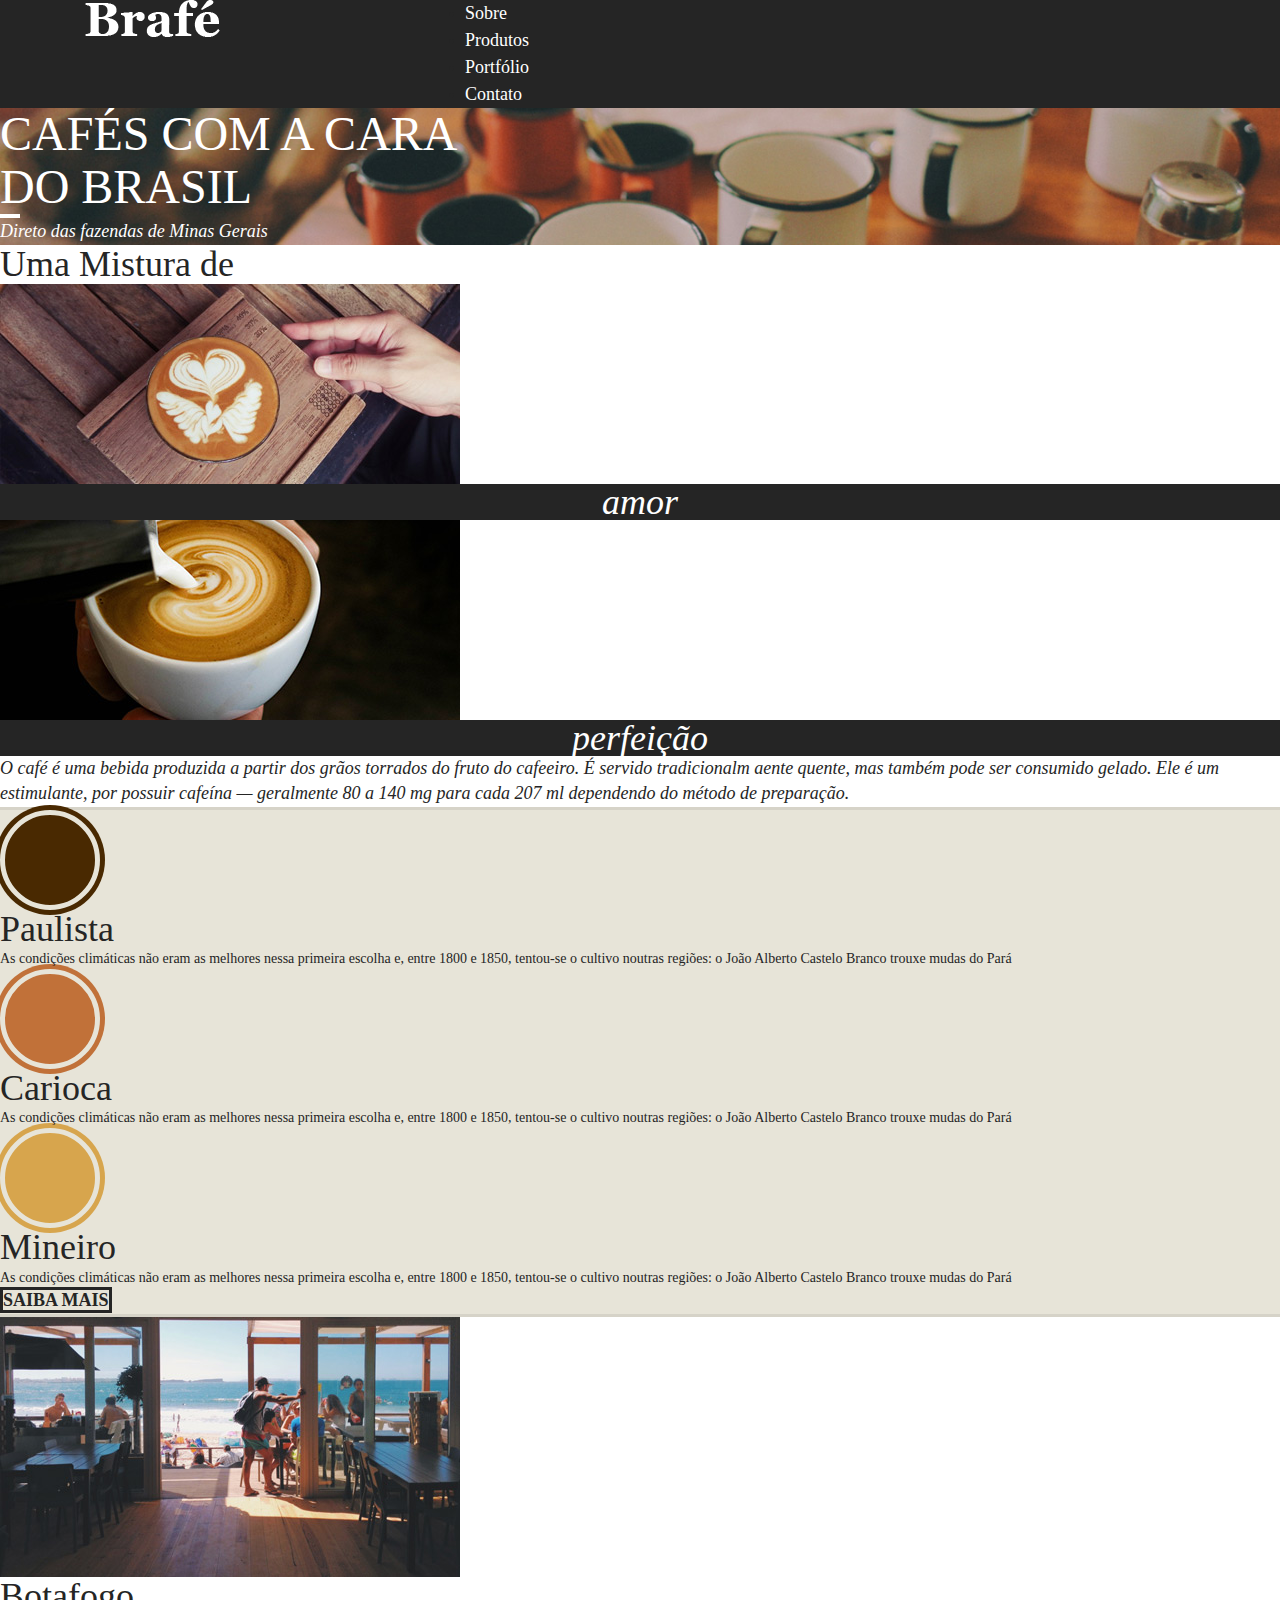
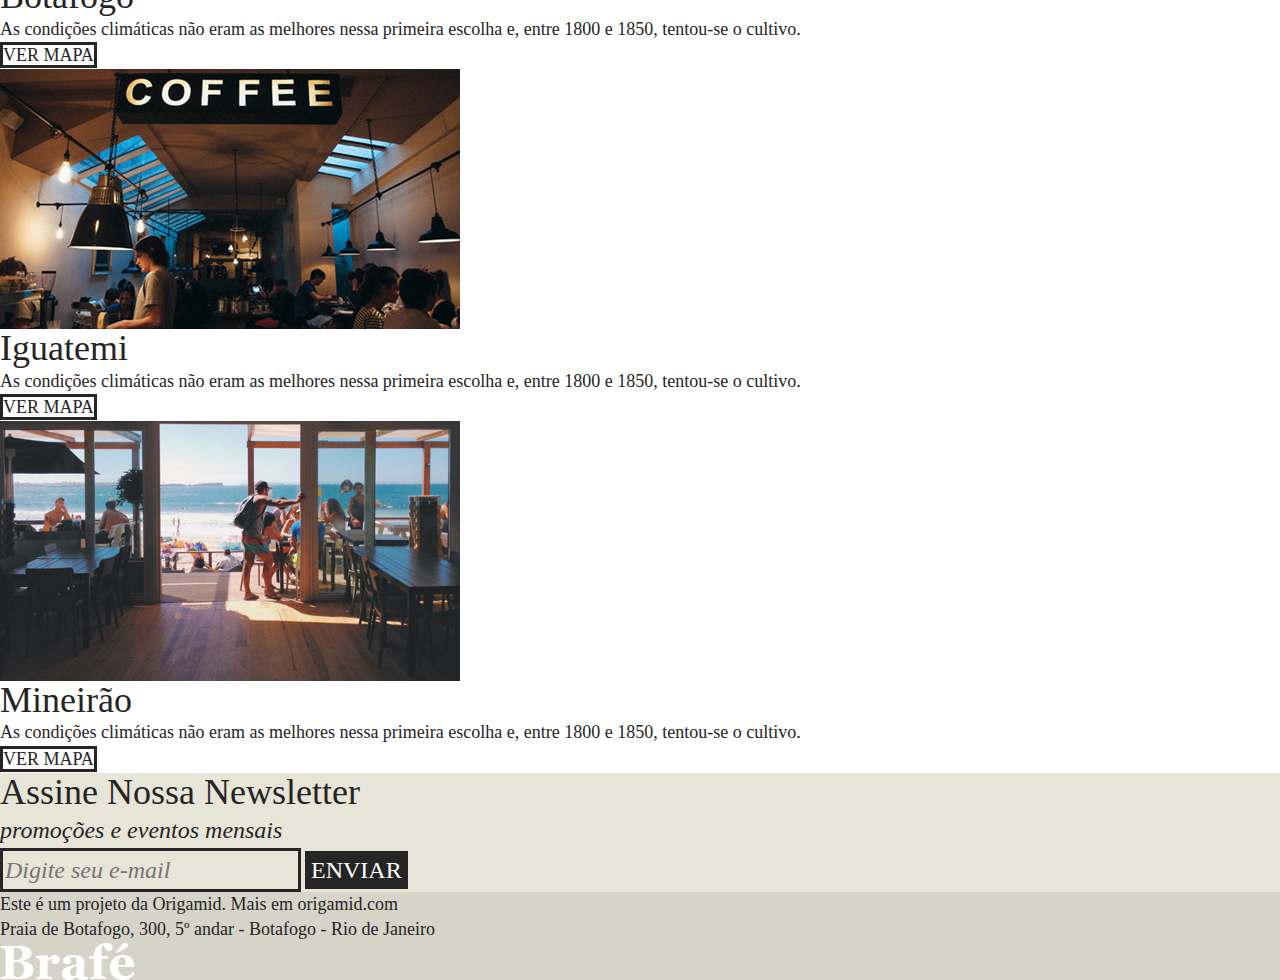
<file: bootstrap/index.html>
<!DOCTYPE html>
<html>

<head>
	<title>Brafé 1</title>
	<meta charset="utf-8">
	<meta name="viewport" content="width=device-width, initial-scale=1, shrink-to-fit=no">
	<link rel="stylesheet" type="text/css" href="css/bootstrap.min.css">
	<link rel="stylesheet" type="text/css" href="css/style.css">
</head>

<body>

	<header class="menu">
		<div class="container">
			<div class="row">
				<a class="menu-logo col-md-4" href="#">
					<img src="img/brafe.png" alt="Brafé">
				</a>
				<nav class="menu-nav col-md-8">
					<ul>
						<li>
							<a href="#">Sobre</a>
						</li>
						<li>
							<a href="#">Produtos</a>
						</li>
						<li>
							<a href="#">Portfólio</a>
						</li>
						<li>
							<a href="#">Contato</a>
						</li>
					</ul>
				</nav>
			</div>
		</div>
	</header>

	<main class="intro">
		<h1>Cafés com a cara
			<br>do Brasil</h1>
		<p>Direto das fazendas de Minas Gerais</p>
	</main>

	<section class="sobre">
		<h2>Uma Mistura de</h2>
		<div>
			<div class="sobre-item">
				<img src="img/cafe-1.jpg">
				<h3>amor</h3>
			</div>
			<div class="sobre-item">
				<img src="img/cafe-2.jpg">
				<h3>perfeição</h3>
			</div>
		</div>
		<p>O café é uma bebida produzida a partir dos grãos torrados do fruto do cafeeiro. É servido tradicionalm aente quente, mas
			também pode ser consumido gelado. Ele é um estimulante, por possuir cafeína — geralmente 80 a 140 mg para cada 207 ml
			dependendo do método de preparação.</p>
	</section>

	<section class="produtos">
		<div>
			<div class="produtos-item">
				<h2 class="produtos-paulista">Paulista</h2>
				<p>As condições climáticas não eram as melhores nessa primeira escolha e, entre 1800 e 1850, tentou-se o cultivo noutras
					regiões: o João Alberto Castelo Branco trouxe mudas do Pará</p>
			</div>
			<div class="produtos-item">
				<h2 class="produtos-carioca">Carioca</h2>
				<p>As condições climáticas não eram as melhores nessa primeira escolha e, entre 1800 e 1850, tentou-se o cultivo noutras
					regiões: o João Alberto Castelo Branco trouxe mudas do Pará</p>
			</div>
			<div class="produtos-item">
				<h2 class="produtos-mineiro">Mineiro</h2>
				<p>As condições climáticas não eram as melhores nessa primeira escolha e, entre 1800 e 1850, tentou-se o cultivo noutras
					regiões: o João Alberto Castelo Branco trouxe mudas do Pará</p>
			</div>
		</div>
		<a class="produtos-btn" href="#">Saiba Mais</a>
	</section>

	<section class="locais">
		<div class="locais-item">
			<img src="img/botafogo.jpg" alt="Brafé unidade Botafogo">
			<div>
				<h2>Botafogo</h2>
				<p>As condições climáticas não eram as melhores nessa primeira escolha e, entre 1800 e 1850, tentou-se o cultivo.</p>
				<a href="#">Ver Mapa</a>
			</div>
		</div>

		<div class="locais-item">
			<img src="img/iguatemi.jpg" alt="Brafé unidade Iguatemi">
			<div>
				<h2>Iguatemi</h2>
				<p>As condições climáticas não eram as melhores nessa primeira escolha e, entre 1800 e 1850, tentou-se o cultivo.</p>
				<a href="#">Ver Mapa</a>
			</div>
		</div>

		<div class="locais-item">
			<img src="img/botafogo.jpg" alt="Brafé unidade Mineirão">
			<div>
				<h2>Mineirão</h2>
				<p>As condições climáticas não eram as melhores nessa primeira escolha e, entre 1800 e 1850, tentou-se o cultivo.</p>
				<a href="#">Ver Mapa</a>
			</div>
		</div>

	</section>

	<section class="assine">
		<div>
			<div class="assine-info">
				<h2>Assine Nossa Newsletter</h2>
				<p>promoções e eventos mensais</p>
			</div>
			<form>
				<label>E-mail</label>
				<input type="text" placeholder="Digite seu e-mail">
				<button type="submit">Enviar</button>
			</form>
		</div>
	</section>

	<footer class="footer">
		<div>
			<p>Este é um projeto da Origamid. Mais em origamid.com
				<br>Praia de Botafogo, 300, 5º andar - Botafogo - Rio de Janeiro</p>
			<img src="img/brafe.png" alt="Brafé">
		</div>
	</footer>

</body>

</html>
</file>
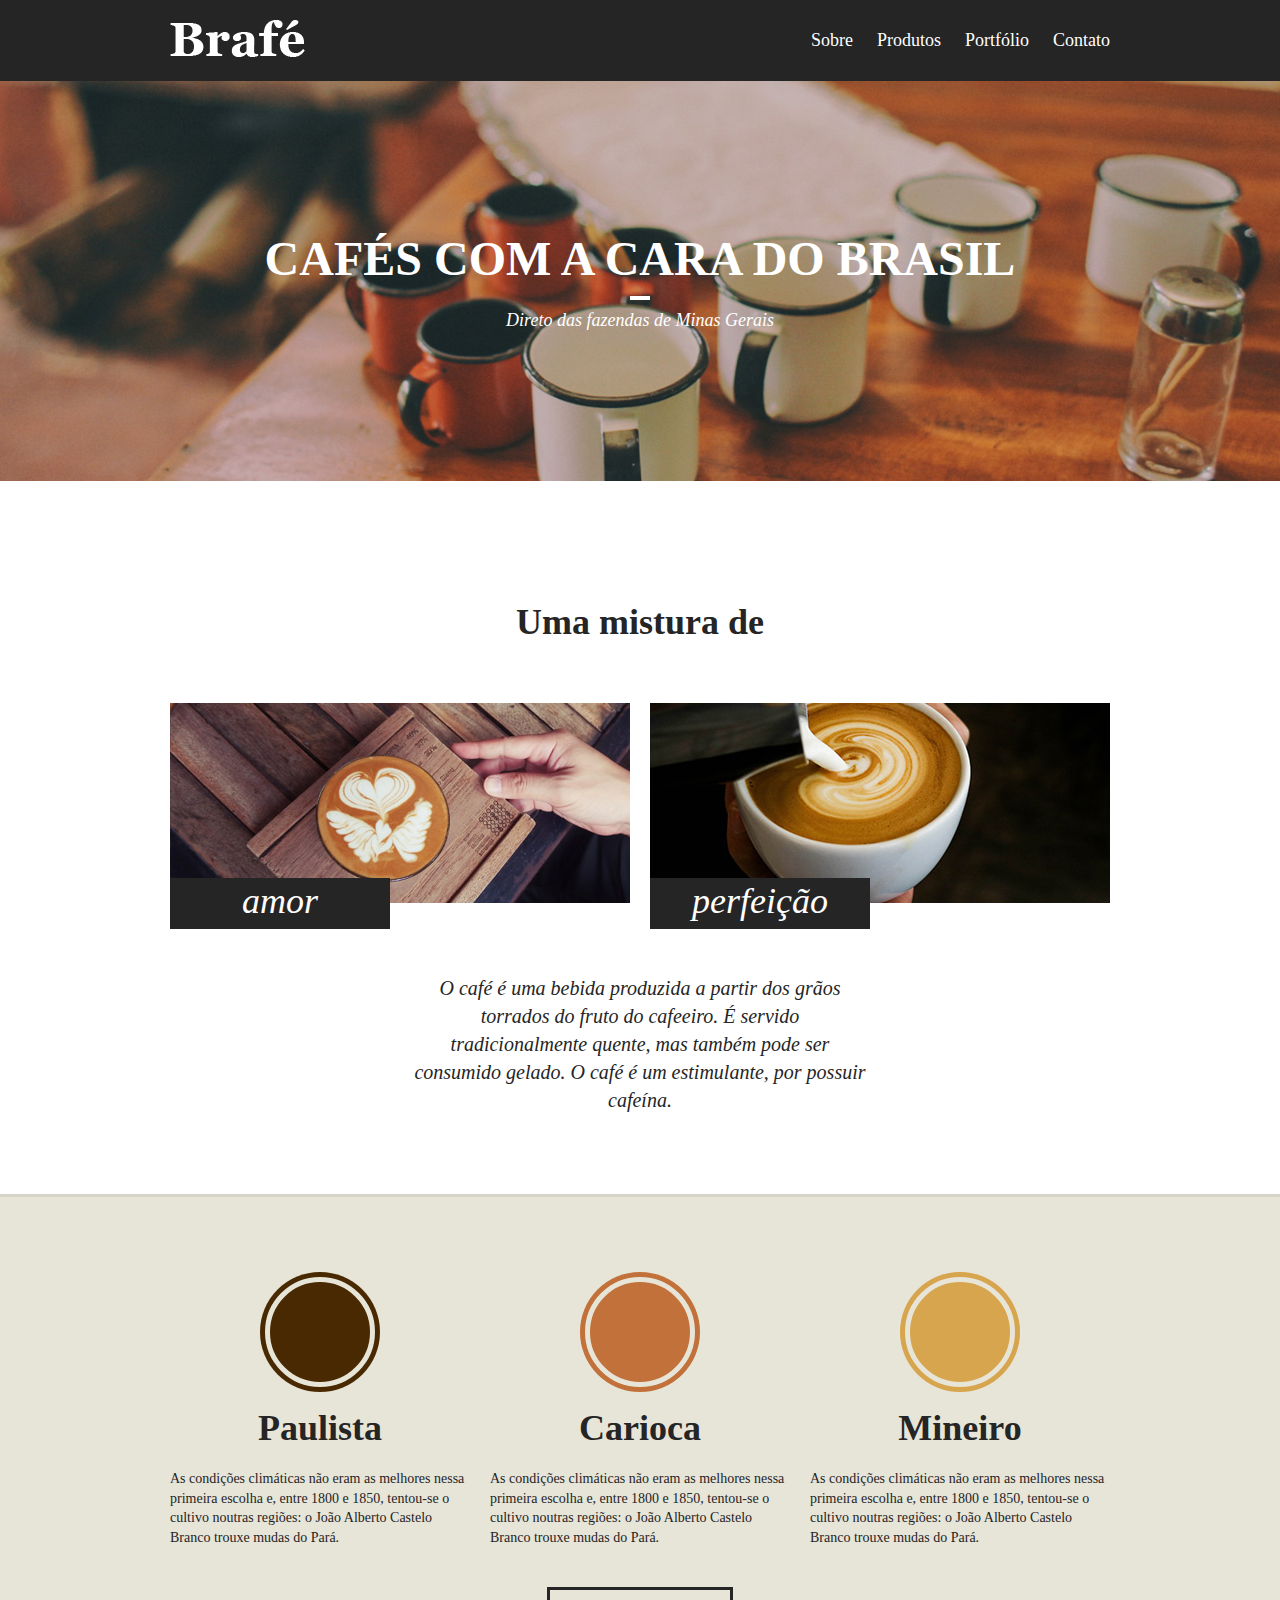
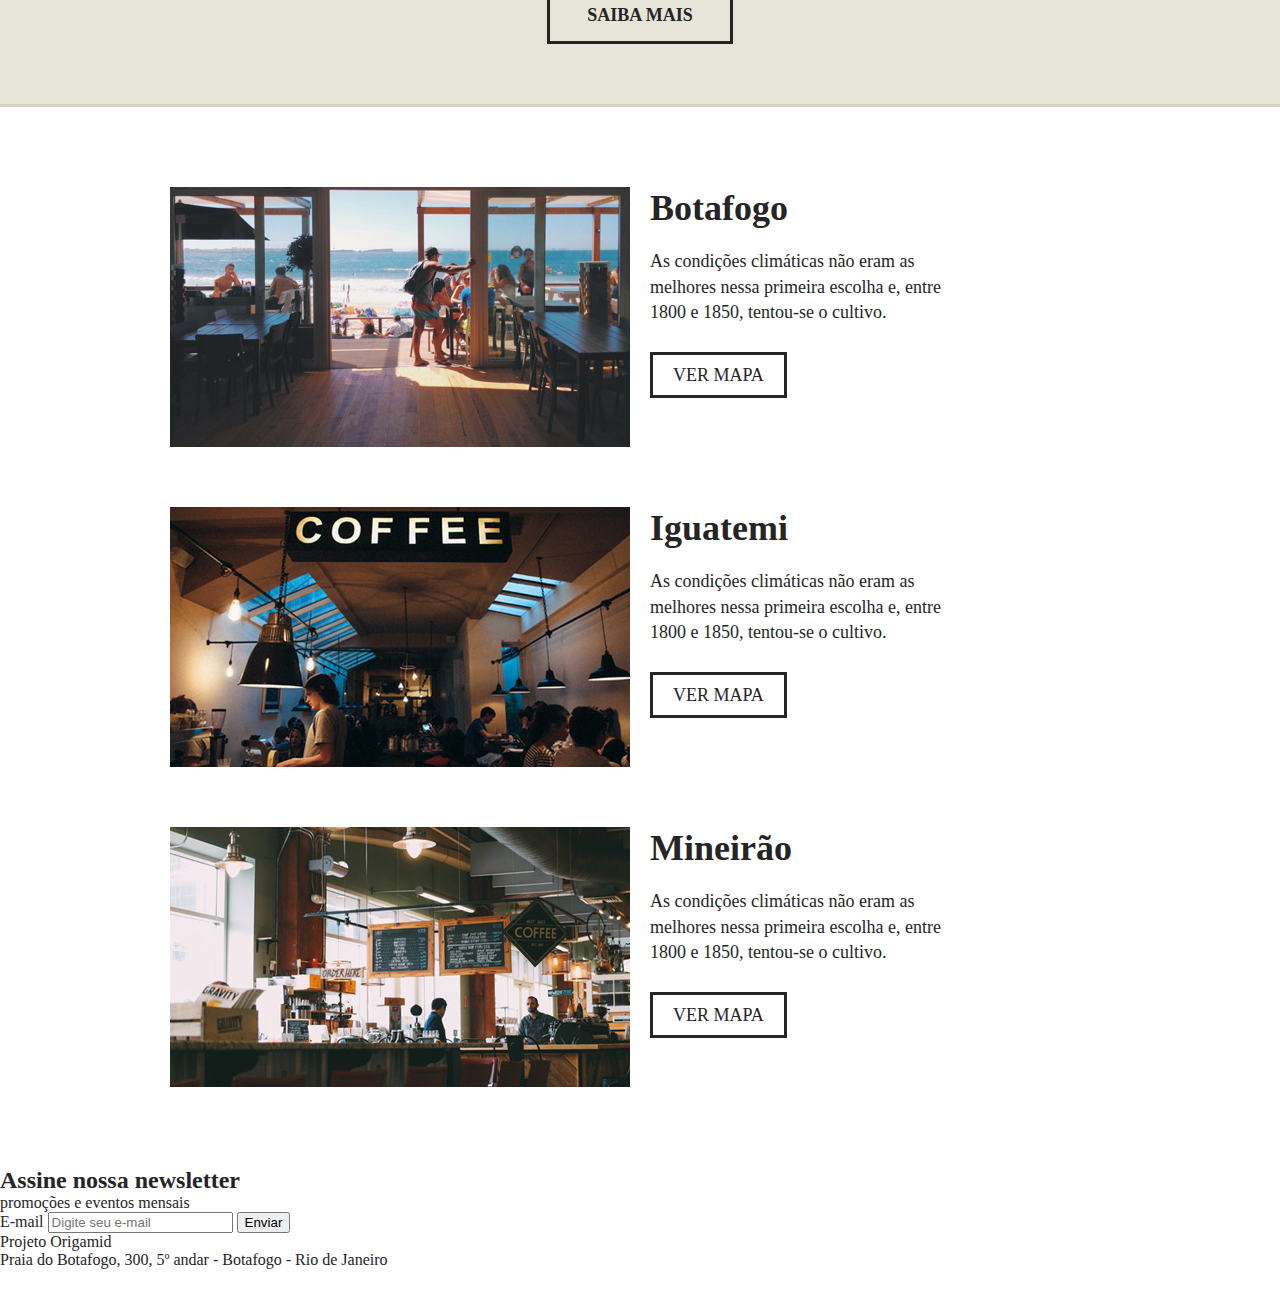
<file: css-puro/index.html>
<!DOCTYPE html>
<html lang="pt-br">

<head>
    <meta charset="UTF-8">
    <meta name="viewport" content="width=device-width, initial-scale=1.0">
    <meta http-equiv="X-UA-Compatible" content="ie=edge">
    <link rel="stylesheet" href="css/reset.css">
    <link rel="stylesheet" href="css/style.css">
    <title>Brafé</title>
</head>

<body>
    <header class="c-menu">
        <div class="c-container">
            <a href="" class="c-menu__logo">
                <img src="img/brafe.png" alt="Brafé logo">
            </a>
            <nav class="c-menu__nav">
                <ul>
                    <li class="c-menu__item">
                        <a href="#" class="c-menu__link">Sobre</a>
                    </li>
                    <li class="c-menu__item">
                        <a href="#" class="c-menu__link">Produtos</a>
                    </li>
                    <li class="c-menu__item">
                        <a href="#" class="c-menu__link">Portfólio</a>
                    </li>
                    <li class="c-menu__item">
                        <a href="#" class="c-menu__link">Contato</a>
                    </li>
                </ul>
            </nav>
        </div>
    </header>

    <main class="c-intro">
        <h2 class="c-intro__title">Cafés com a cara do Brasil</h2>
        <p class="c-intro__subtitle">Direto das fazendas de Minas Gerais</p>
    </main>

    <section class="c-about">
        <h2 class="c-about__title">Uma mistura de</h2>
        <div class="c-container">
            <div class="c-about__item">
                <img src="img/cafe-1.jpg" alt="">
                <h3>amor</h3>
            </div>
            <div class="c-about__item">
                <img src="img/cafe-2.jpg" alt="">
                <h3>perfeição</h3>
            </div>
        </div>
        <p>O café é uma bebida produzida a partir dos grãos torrados do fruto do cafeeiro. É servido tradicionalmente quente,
            mas também pode ser consumido gelado. O café é um estimulante, por possuir cafeína.</p>
    </section>

    <section class="c-products">
        <div class="c-container">
            <div class="c-products__item">
                <h2 class="c-products__paulista">Paulista</h2>
                <p>As condições climáticas não eram as melhores nessa primeira escolha e, entre 1800 e 1850, tentou-se o cultivo
                    noutras regiões: o João Alberto Castelo Branco trouxe mudas do Pará.</p>
            </div>
            <div class="c-products__item">
                <h2 class="c-products__carioca">Carioca</h2>
                <p>As condições climáticas não eram as melhores nessa primeira escolha e, entre 1800 e 1850, tentou-se o cultivo
                    noutras regiões: o João Alberto Castelo Branco trouxe mudas do Pará.</p>
            </div>
            <div class="c-products__item">
                <h2 class="c-products__mineiro">Mineiro</h2>
                <p>As condições climáticas não eram as melhores nessa primeira escolha e, entre 1800 e 1850, tentou-se o cultivo
                    noutras regiões: o João Alberto Castelo Branco trouxe mudas do Pará.</p>
            </div>
        </div>
        <a href="#" class="c-products__btn">Saiba Mais</a>
    </section>

    <section class="c-local">
        <div class="c-local__item">
            <img src="img/botafogo.jpg" alt="Brafé Unidade Botafogo">
            <div>
                <h2>Botafogo</h2>
                <p>As condições climáticas não eram as melhores nessa primeira escolha e, entre 1800 e 1850, tentou-se o cultivo.</p>
                <a href="">Ver Mapa</a>
            </div>
        </div>

        <div class="c-local__item">
            <img src="img/iguatemi.jpg" alt="Brafé Unidade Iguatemi">
            <div>
                <h2>Iguatemi</h2>
                <p>As condições climáticas não eram as melhores nessa primeira escolha e, entre 1800 e 1850, tentou-se o cultivo.</p>
                <a href="">Ver Mapa</a>
            </div>
        </div>

        <div class="c-local__item">
            <img src="img/mineirao.jpg" alt="Brafé Unidade Mineirão">
            <div>
                <h2>Mineirão</h2>
                <p>As condições climáticas não eram as melhores nessa primeira escolha e, entre 1800 e 1850, tentou-se o cultivo.</p>
                <a href="">Ver Mapa</a>
            </div>
        </div>
    </section>

    <section>
        <div>
            <div>
                <h2>Assine nossa newsletter</h2>
                <p>promoções e eventos mensais</p>
            </div>
            <form>
                <label>E-mail</label>
                <input type="text" placeholder="Digite seu e-mail">
                <button type="submit">Enviar</button>
            </form>
        </div>
    </section>

    <footer>
        <div>
            <p>Projeto Origamid</p>
            <p>Praia do Botafogo, 300, 5º andar - Botafogo - Rio de Janeiro</p>
            <img src="img/brafe.png" alt="Brafé">
        </div>
    </footer>
</body>

</html>
</file>
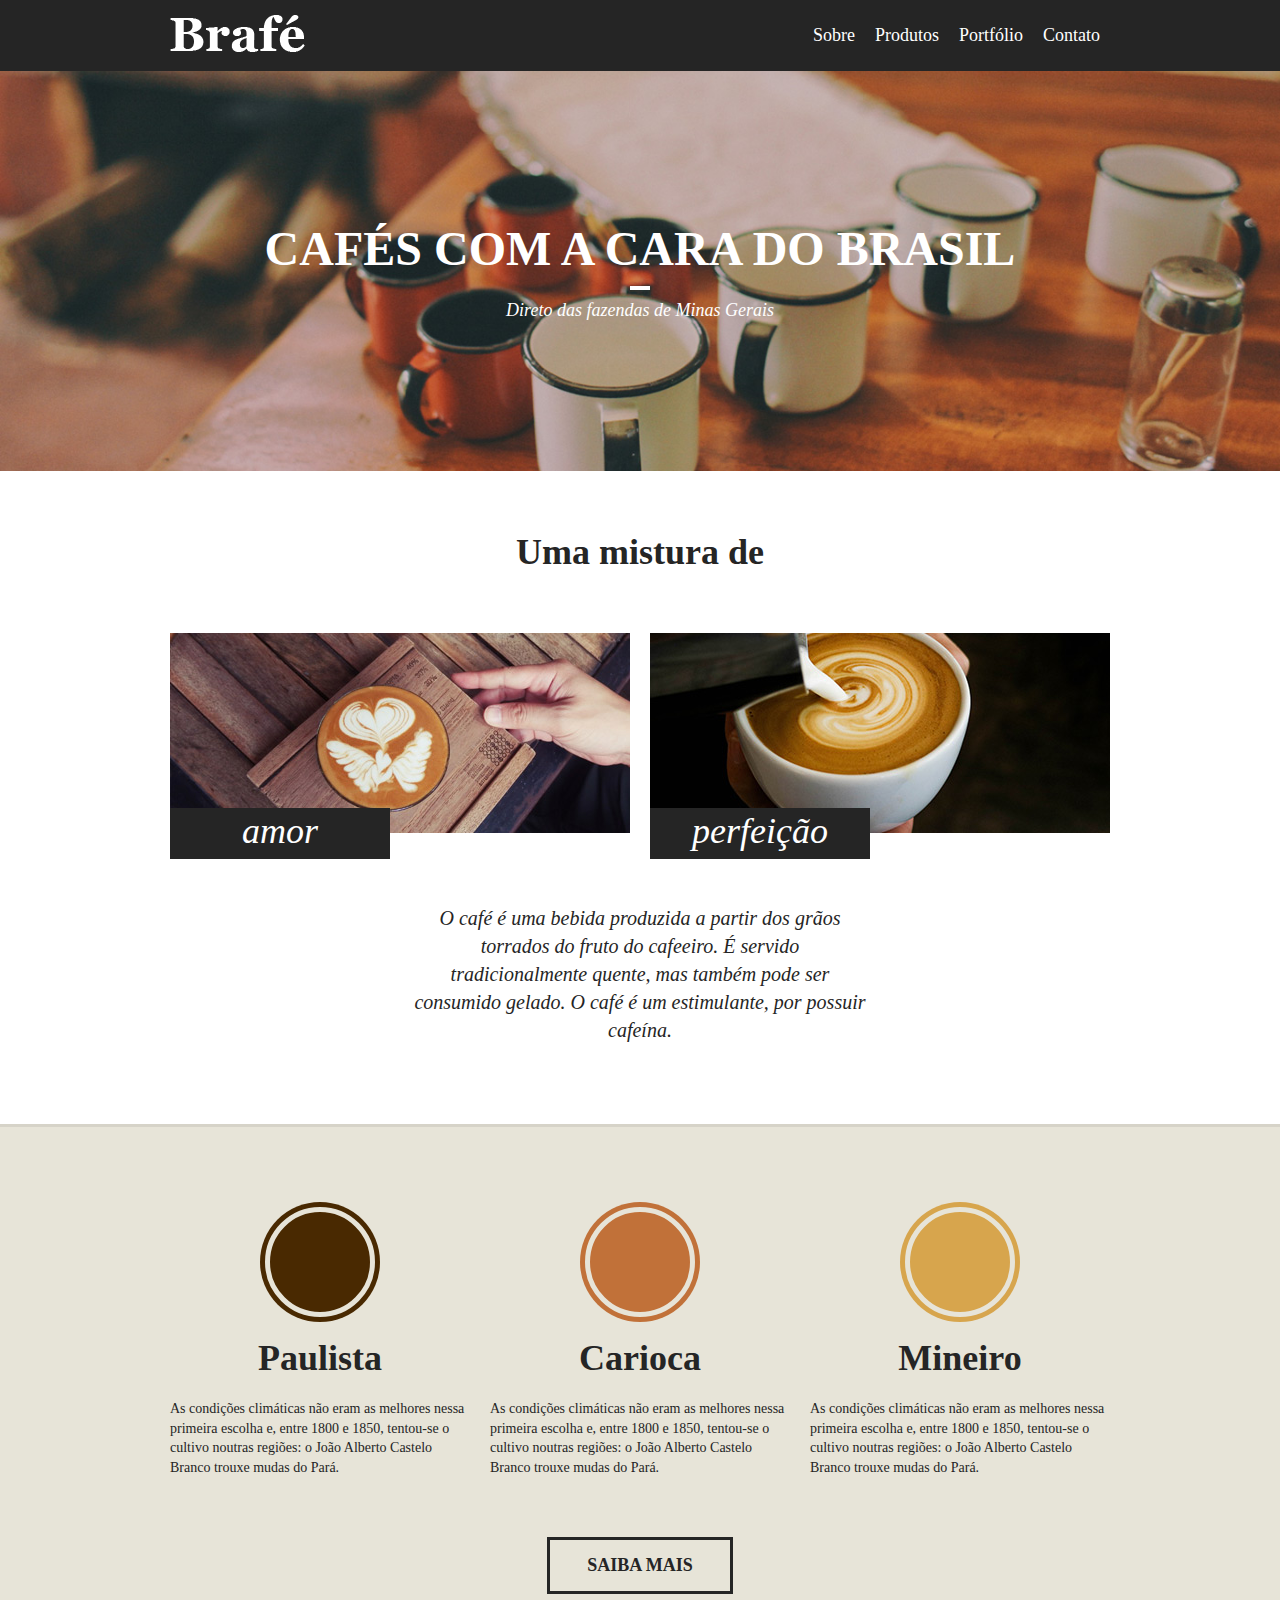
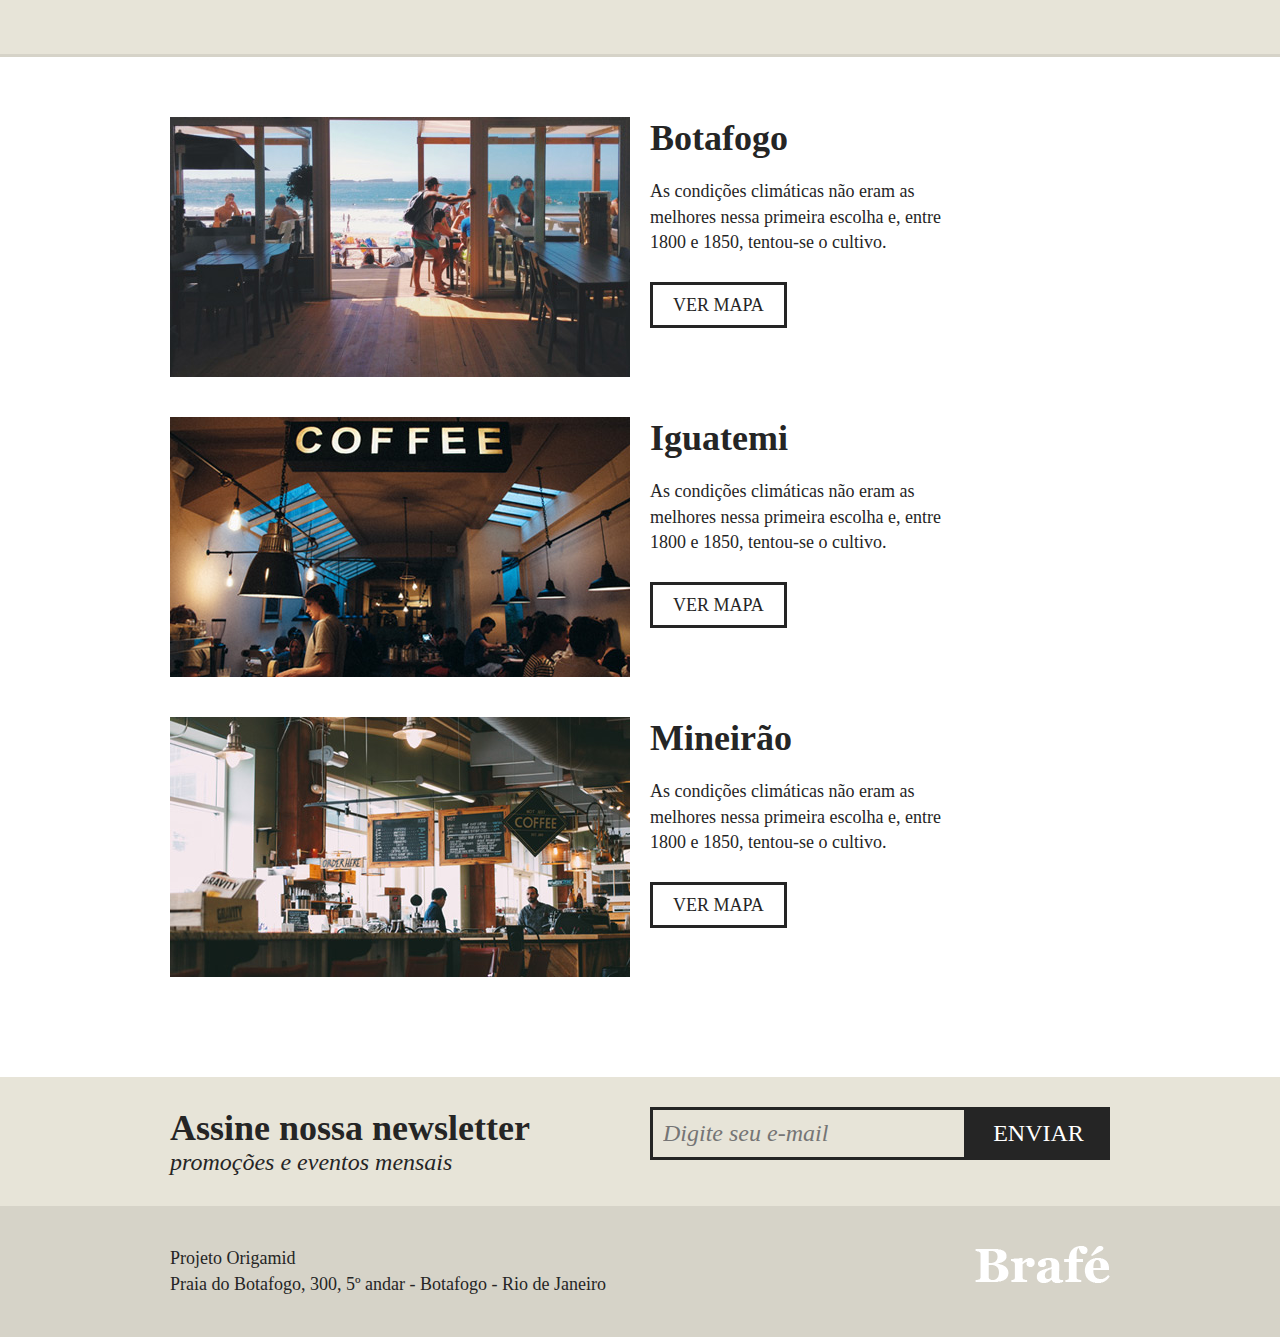
<file: flexbox/index.html>
<!DOCTYPE html>
<html lang="pt-br">

<head>
    <meta charset="UTF-8">
    <meta name="viewport" content="width=device-width, initial-scale=1.0">
    <meta http-equiv="X-UA-Compatible" content="ie=edge">
    <link rel="stylesheet" href="css/reset.css">
    <link rel="stylesheet" href="css/style.css">
    <title>Brafé</title>
</head>

<body>
    <header class="c-menu">
        <div class="c-container">
            <a href="" class="c-menu__logo">
                <img src="img/brafe.png" alt="Brafé logo">
            </a>
            <nav class="c-menu__nav">
                <ul>
                    <li class="c-menu__item">
                        <a href="#" class="c-menu__link">Sobre</a>
                    </li>
                    <li class="c-menu__item">
                        <a href="#" class="c-menu__link">Produtos</a>
                    </li>
                    <li class="c-menu__item">
                        <a href="#" class="c-menu__link">Portfólio</a>
                    </li>
                    <li class="c-menu__item">
                        <a href="#" class="c-menu__link">Contato</a>
                    </li>
                </ul>
            </nav>
        </div>
    </header>

    <main class="c-intro">
        <h2 class="c-intro__title">Cafés com a cara do Brasil</h2>
        <p class="c-intro__subtitle">Direto das fazendas de Minas Gerais</p>
    </main>

    <section class="c-about">
        <h2 class="c-about__title">Uma mistura de</h2>
        <div class="c-container">
            <div class="c-about__item">
                <img src="img/cafe-1.jpg" alt="">
                <h3>amor</h3>
            </div>
            <div class="c-about__item">
                <img src="img/cafe-2.jpg" alt="">
                <h3>perfeição</h3>
            </div>
        </div>
        <p>O café é uma bebida produzida a partir dos grãos torrados do fruto do cafeeiro. É servido tradicionalmente quente,
            mas também pode ser consumido gelado. O café é um estimulante, por possuir cafeína.</p>
    </section>

    <section class="c-products">
        <div class="c-container">
            <div class="c-products__item">
                <h2 class="c-products__paulista">Paulista</h2>
                <p>As condições climáticas não eram as melhores nessa primeira escolha e, entre 1800 e 1850, tentou-se o cultivo
                    noutras regiões: o João Alberto Castelo Branco trouxe mudas do Pará.</p>
            </div>
            <div class="c-products__item">
                <h2 class="c-products__carioca">Carioca</h2>
                <p>As condições climáticas não eram as melhores nessa primeira escolha e, entre 1800 e 1850, tentou-se o cultivo
                    noutras regiões: o João Alberto Castelo Branco trouxe mudas do Pará.</p>
            </div>
            <div class="c-products__item">
                <h2 class="c-products__mineiro">Mineiro</h2>
                <p>As condições climáticas não eram as melhores nessa primeira escolha e, entre 1800 e 1850, tentou-se o cultivo
                    noutras regiões: o João Alberto Castelo Branco trouxe mudas do Pará.</p>
            </div>
        </div>
        <a href="#" class="c-products__btn">Saiba Mais</a>
    </section>

    <section class="c-local">
        <div class="c-local__item c-container">
            <div class="c-local__img">
                <img src="img/botafogo.jpg" alt="Brafé Unidade Botafogo">
            </div>
            <div class="c-local__info">
                <h2>Botafogo</h2>
                <p>As condições climáticas não eram as melhores nessa primeira escolha e, entre 1800 e 1850, tentou-se o cultivo.</p>
                <a href="">Ver Mapa</a>
            </div>
        </div>

        <div class="c-local__item c-container">
            <div class="c-local__img">
                <img src="img/iguatemi.jpg" alt="Brafé Unidade Iguatemi">
            </div>
            <div class="c-local__info">
                <h2>Iguatemi</h2>
                <p>As condições climáticas não eram as melhores nessa primeira escolha e, entre 1800 e 1850, tentou-se o cultivo.</p>
                <a href="">Ver Mapa</a>
            </div>
        </div>

        <div class="c-local__item c-container">
            <div class="c-local__img">
                <img src="img/mineirao.jpg" alt="Brafé Unidade Mineirão">
            </div>
            <div class="c-local__info">
                <h2>Mineirão</h2>
                <p>As condições climáticas não eram as melhores nessa primeira escolha e, entre 1800 e 1850, tentou-se o cultivo.</p>
                <a href="">Ver Mapa</a>
            </div>
        </div>
    </section>

    <section class="c-newsletter">
        <div class="c-container">
            <div class="c-newsletter__info">
                <h2>Assine nossa newsletter</h2>
                <p>promoções e eventos mensais</p>
            </div>
            <form>
                <label>E-mail</label>
                <input type="text" placeholder="Digite seu e-mail">
                <button type="submit">Enviar</button>
            </form>
        </div>
    </section>

    <footer class="c-footer">
        <div class="c-container">
            <p>Projeto Origamid <br>
            Praia do Botafogo, 300, 5º andar - Botafogo - Rio de Janeiro</p>
            <div class="c-footer__img">
                <img src="img/brafe.png" alt="Brafé">
            </div>
        </div>
    </footer>
</body>

</html>
</file>
<file: css-puro/css/style.css>
/* Menu */

.c-menu {
    background: #252525;
    padding: 20px 0;
}

.c-menu__logo {
    display: block;
    float: left;
    margin-left: 10px;
}

.c-menu__nav {
    float: right;
    margin-left: 10px;
}

.c-menu__item {
    display: inline-block;
}

.c-menu__link {
    display: block;
    padding: 10px;
    text-decoration: none;
    color: #fff;
    font-size: 1.125em;
}

.c-container {
    max-width: 960px;
    margin: 0 auto;
}

.c-container::after, .c-container::before {
    content: '';
    display: table;
    clear: both;
}

/* Introduction */

.c-intro {
    background: url('../img/bg-intro.jpg') no-repeat center center;
    background-size: cover;
    padding: 150px 0;
    text-align: center;
    color: #fff;
}

.c-intro__title {
    text-transform: uppercase;
    font-size: 3em;
}
.c-intro__title::after {
    content: '';
    display: block;
    width: 20px;
    height: 4px;
    background: #fff;
    margin: 10px auto;
}

.c-intro__subtitle {
    font-style: italic;
    font-size: 1.125em;
}

/* About */

.c-about {
    padding: 60px 0;
}

.c-about__title {
    text-align: center;
    font-size: 2.25em;
    margin: 60px;
}

.c-about__item {
    width: 460px;
    float: left;
    margin: 0 10px;
}

.c-about__item img {
    display: block;
    max-width: 100%;
}

.c-about__item h3 {
    font-size: 2.25em;
    line-height: 1em;
    background: #252525;
    width: 220px;
    color: #fff;
    font-style: italic;
    font-weight: normal;
    text-align: center;
    padding: 5px 0 10px 0;
    top: -25px;
    position: relative;
}

.c-about > p {
    font-size: 1.25em;
    line-height: 1.4em;
    font-style: italic;
    text-align: center;
    margin: 20px auto;
    max-width: 460px;
}

/* Products */

.c-products {
    background: #e7e4d8;
    padding: 60px 0;
    border-top: 3px solid#d6d3c8;
    border-bottom: 3px solid#d6d3c8;
}

.c-products__item {
    width: 300px;
    float: left;
    margin: 0 10px 20px 10px;
}

.c-products__item h2 {
    text-align: center;
    font-size: 2.25em;
    margin-bottom: 20px;
}

.c-products__item h2::before {
    content: '';
    display: block;
    width: 100px;
    height: 100px;
    background: currentColor;
    border-radius: 50%;
    margin: 20px auto;
    border: 5px solid #e7e4d8;
    box-shadow: 0 0 0 5px currentColor;
}

.c-products__item p {
    font-size: 0.875em;
    line-height: 1.4em;
}

.c-products__paulista::before {
    color: #492901;
}

.c-products__carioca::before {
    color: #c17139;
}

.c-products__mineiro::before {
    color: #d7a54d;
}

.c-products__btn {
    width: 180px;
    border: 3px solid #252525;
    color: #252525;
    text-decoration: none;
    display: block;
    font-size: 1.125em;
    font-weight: bold;
    text-transform: uppercase;
    text-align: center;
    padding: 15px 0;
    margin: 20px auto 0 auto;
}

/* Locals */

.c-local {
    max-width: 960px;
    margin: 0 auto;
    padding: 20px 0;
}

.c-local__item {
    clear: both;
    margin: 60px auto;
}

.c-local__item::before, .c-local__item::after {
    content: '';
    clear: both;
    display: table;
}

.c-local__item img{
    width: 460px;
    float: left;
    display: block;
    margin: 0 10px;
}

.c-local__item > div {
    width: 460px;
    float: left;
    margin: 0 10px;
}

.c-local__item h2 {
    font-size: 2.25em;
    margin-bottom: 20px;   
}

.c-local__item p {
    font-size: 1.125em;
    line-height: 1.4em;
    max-width: 320px;
    margin-bottom: 40px;
}

.c-local__item a {
    font-size: 1.125em;
    text-transform: uppercase;
    text-decoration: none;
    border: 3px solid;
    color: #252525;
    padding: 10px 20px;
}
</file>
<file: flexbox/css/style.css>
.c-menu {
    background: #252525;
    padding: 15px 0;
}

.c-container {
    display: flex;
    max-width: 960px;
    margin: 0 auto;
}

@media (max-width: 739px) {
    .c-container {
        flex-direction: column;
        max-width: 300px;
    }
}

.c-menu__logo {
    margin: 0 10px;
}

.c-menu__link {
    text-decoration: none;
    color: #fff;
    font-size: 1.125em;
}

.c-menu__nav {
    flex: 1;
    margin: 0 10px;
    align-self: center;
}

.c-menu__nav ul {
    float: right;
    display: flex;
    list-style: none;
}

.c-menu__nav ul li a {
    padding: 10px;
}

@media (max-width: 739px) {
    .c-menu__nav {
        margin: 0;
    }

    .c-menu__logo {
        margin: 0;
    }

    .c-menu__nav ul li a {
        padding-left: 0px;
    }
}

/* Introduction */

.c-intro {
    background: url('../img/bg-intro.jpg') no-repeat center center;
    background-size: cover;
    padding: 150px 0;
    text-align: center;
    color: #fff;
    padding: 150px 0;
    text-align: center;
}

@media (max-width: 739px) {
    .c-intro {
        padding: 60px 0;
    }
}

.c-intro__title {
    text-transform: uppercase;
    font-size: 3em;
}

.c-intro__title::after {
    content: '';
    display: block;
    width: 20px;
    height: 4px;
    background: #fff;
    margin: 10px auto;
}

.c-intro__subtitle {
    font-style: italic;
    font-size: 1.125em;
}

/* About */

.c-about {
    padding: 60px 0;
}

.c-about__title {
    text-align: center;
    font-size: 2.25em;
    margin-bottom: 60px;
}

.c-about__item {
   flex: 1;
    margin: 0 10px;
}

@media (max-width: 739px) {
    .c-about__item {
        margin-left: 0px;
        margin-right: 0px;
    }
}

.c-about__item img {
    display: block;
    max-width: 100%;
}

.c-about__item h3 {
    font-size: 2.25em;
    line-height: 1em;
    background: #252525;
    width: 220px;
    color: #fff;
    font-style: italic;
    font-weight: normal;
    text-align: center;
    padding: 5px 0 10px 0;
    top: -25px;
    position: relative;
}

.c-about>p {
    font-size: 1.25em;
    line-height: 1.4em;
    font-style: italic;
    text-align: center;
    margin: 20px auto;
    max-width: 460px;
}

/* Products */

.c-products {
    background: #e7e4d8;
    padding: 60px 0;
    border-top: 3px solid#d6d3c8;
    border-bottom: 3px solid#d6d3c8;
}

.c-products__item {
    flex: 1;
    float: left;
    margin: 0 10px 40px 10px;
}

.c-products__item h2 {
    text-align: center;
    font-size: 2.25em;
    margin-bottom: 20px;
}

.c-products__item h2::before {
    content: '';
    display: block;
    width: 100px;
    height: 100px;
    background: currentColor;
    border-radius: 50%;
    margin: 20px auto;
    border: 5px solid #e7e4d8;
    box-shadow: 0 0 0 5px currentColor;
}

.c-products__item p {
    font-size: 0.875em;
    line-height: 1.4em;
}

.c-products__paulista::before {
    color: #492901;
}

.c-products__carioca::before {
    color: #c17139;
}

.c-products__mineiro::before {
    color: #d7a54d;
}

.c-products__btn {
    width: 180px;
    border: 3px solid #252525;
    color: #252525;
    text-decoration: none;
    display: block;
    font-size: 1.125em;
    font-weight: bold;
    text-transform: uppercase;
    text-align: center;
    padding: 15px 0;
    margin: 20px auto 0 auto;
}

@media (max-width: 739px) {
    .c-products__item {
        margin-left: 0px;
        margin-right: 0px;
    }
}

/* Locals */

.c-local {
   padding: 60px 0; 
}

.c-local__item {
    margin-bottom: 40px;
}

.c-local__item::before, .c-local__item::after {
    content: '';
    clear: both;
    display: table;
}

.c-local__img, .c-local__info {
    flex: 1;
    margin: 0 10px;
}

.c-local__img img {
    display: block;
    max-width: 100%;
}
 
.c-local__item h2 {
    font-size: 2.25em;
    margin-bottom: 20px;
}

.c-local__item p {
    font-size: 1.125em;
    line-height: 1.4em;
    max-width: 320px;
    margin-bottom: 40px;
}

.c-local__item a {
    font-size: 1.125em;
    text-transform: uppercase;
    text-decoration: none;
    border: 3px solid;
    color: #252525;
    padding: 10px 20px;
}

@media (max-width: 739px) {
    .c-local__img, .c-local__info {
        margin-left: 0px;
        margin-right: 0px; 
    }
}

/* Newsletter */

.c-newsletter {
    background: #e7e4d8;
    padding: 30px 0;
}

.c-newsletter__info {
   flex: 1;
   margin: 0 10px;
}

.c-newsletter__info h2 {
    font-size: 2.25em;
}

.c-newsletter__info p {
    font-size: 1.5em;
    font-style: italic;
}

.c-newsletter form {
    flex: 1;
    margin: 0 10px;
    display: flex;
    flex-wrap: wrap;
    align-content: flex-start;
}

.c-newsletter form label {
    display: none;
}

@media (max-width: 739px) {
    .c-newsletter__info {
        margin: 0 0 20px 0;
    }

    .c-newsletter form {
        margin: 0px;
    }
}

.c-newsletter input {
    flex: 1;
    align-self: flex-start;
    padding: 10px;
    border: 3px solid #252525;
    background: none;
    font-size: 1.5em;
    font-style: italic;
    font-family: Georgia, 'Times New Roman', Times, serif;
}

.c-newsletter button {
    flex: 1;
    align-self: flex-start;
    background: #252525;
    font-family: Georgia, 'Times New Roman', Times, serif;
    text-transform: uppercase;
    font-size: 1.5em;
    width: 140px;
    padding: 13px 0;
    border: none;
    color: #fff;
    cursor: pointer;
}


/* Footer */

.c-footer {
    background: #d6d3c8;
    padding: 40px 0;
}

.c-footer p {
    margin: 0 10px;
    font-size: 1.125em;
    line-height: 1.4em;
    flex: 1;
}

.c-footer__img {
    margin: 0 10px;
    display: block;
}


@media (max-width: 739px) {
    .c-footer__img, .c-footer p {
        margin: 10px 0px;
    }

}
</file>
<file: bootstrap/css/style.css>
/* Reset */

body, h1, h2, h3, p, ul {
	padding: 0px;
	margin: 0px;
}

body {
	font-family: Georgia, serif;
	color: #252525;
}

* {
	box-sizing: border-box;
}

/* Menu */

.menu {
	background: #252525;
}

.menu-nav a {
	text-decoration: none;
	color: #fff;
	font-size: 1.125em;
}

/* Intro */

.intro {
	background: url('../img/bg-intro.jpg') no-repeat center center;
	background-size: cover;
	color: #fff;
}

.intro h1 {
	text-transform: uppercase;
	font-size: 3em;
}

.intro h1::after {
	content: '';
	display: block;
	width: 20px;
	height: 4px;
	background: #fff;
}

.intro p {
	font-style: italic;
	font-size: 1.125em;
}

/* Sobre */

.sobre h2 {
	font-size: 2.25em;
}

.sobre-item h3 {
	font-size: 2.25em;
	line-height: 1em;
	background: #252525;
	color: #fff;
	font-style: italic;
	font-weight: normal;
	text-align: center;
	position: relative;
}

.sobre > p {
	font-size: 1.125em;
	line-height: 1.4em;
	font-style: italic;
}

/* Produtos */

.produtos {
	background: #e7e4d8;
	border-top: 3px solid #d6d3c8;
	border-bottom: 3px solid #d6d3c8;
}

.produtos-item h2 {
	font-size: 2.25em;
}

.produtos-item h2::before {
	content: '';
	display: block;
	width: 100px;
	height: 100px;
	background: currentColor;
	border-radius: 50%;
	border: 5px solid #e7e4d8;
	box-shadow: 0 0 0 5px currentColor;
}

h2.produtos-paulista::before {
	color: #492901;
}

h2.produtos-carioca::before {
	color: #c17139;
}

h2.produtos-mineiro::before {
	color: #d7a54d;
}

.produtos-item p {
	font-size: 0.875em;
	line-height: 1.4em;
}

.produtos-btn {
	border: 3px solid #252525;
	color: #252525;
	text-decoration: none;
	text-align: center;
	font-size: 1.125em;
	font-weight: bold;
	text-transform: uppercase;
}

/* Locais */

.locais-item h2 {
	font-size: 2.25em;
}

.locais-item p {
	font-size: 1.125em;
	line-height: 1.4em;
}

.locais-item a {
	font-size: 1.125em;
	text-transform: uppercase;
	text-decoration: none;
	border: 3px solid;
	color: #252525;
}

/* Assine */

.assine {
	background: #e7e4d8;
}

.assine-info h2 {
	font-size: 2.25em;
}

.assine-info p {
	font-size: 1.5em;
	font-style: italic;
}

.assine form label {
	display: none;
}

.assine input {
	border: 3px solid #252525;
	background: none;
	font-size: 1.5em;
	font-style: italic;
	font-family: Georgia, serif;
}

.assine button {
	background: #252525;
	border: none;
	font-family: Georgia, serif;
	text-transform: uppercase;
	font-size: 1.5em;
	color: #fff;
	cursor: pointer;
}

/*Footer*/

.footer {
	background: #d6d3c8;
}

.footer p {
	font-size: 1.125em;
	line-height: 1.4em;
}
</file>
